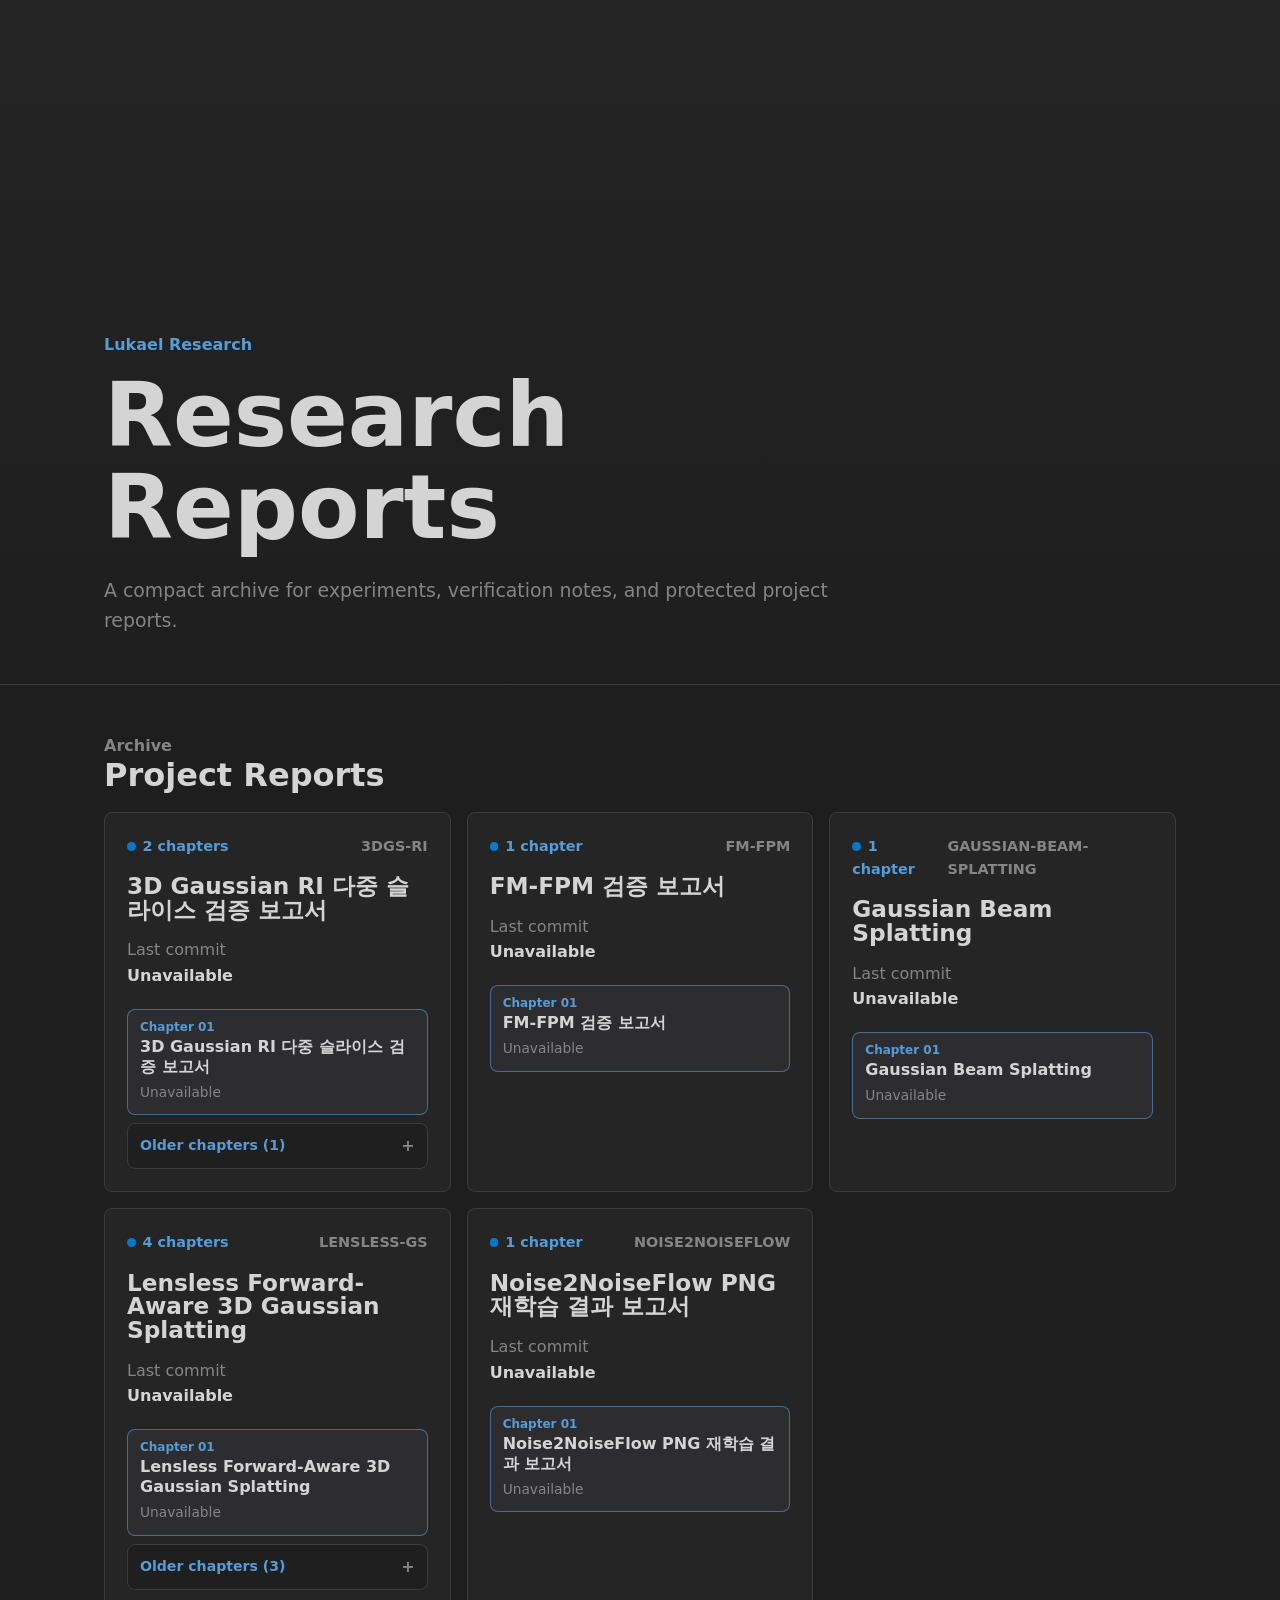
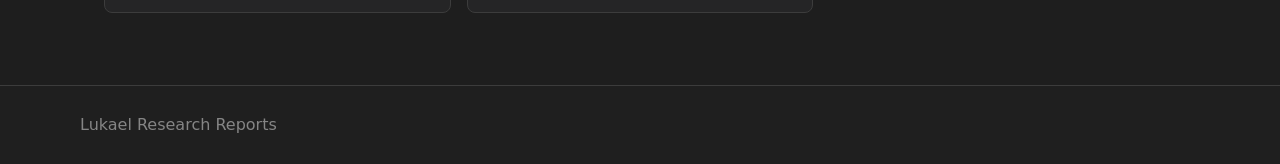
<file: index.html>
<!doctype html>
<html lang="ko">
<head>
  <meta charset="utf-8">
  <meta name="viewport" content="width=device-width, initial-scale=1">
  <title>Lukael Research Reports</title>
  <meta name="description" content="Research notes and project reports.">
  <link rel="stylesheet" href="styles/site.css">
  <script src="scripts/site.js" defer></script>
</head>
<body>
  <header class="site-header">
    <div class="header-inner">
      <p class="kicker">Lukael Research</p>
      <h1>Research Reports</h1>
      <p class="intro">A compact archive for experiments, verification notes, and protected project reports.</p>
    </div>
  </header>

  <main>
    <section class="section-header" aria-labelledby="active-projects">
      <div>
        <p class="eyebrow">Archive</p>
        <h2 id="active-projects">Project Reports</h2>
      </div>
    </section>

    <section class="report-grid" id="report-grid" aria-label="Project report list">
      <p class="empty-state" id="report-status">Loading project reports.</p>
    </section>
  </main>

  <footer>
    <span>Lukael Research Reports</span>
  </footer>
</body>
</html>
</file>
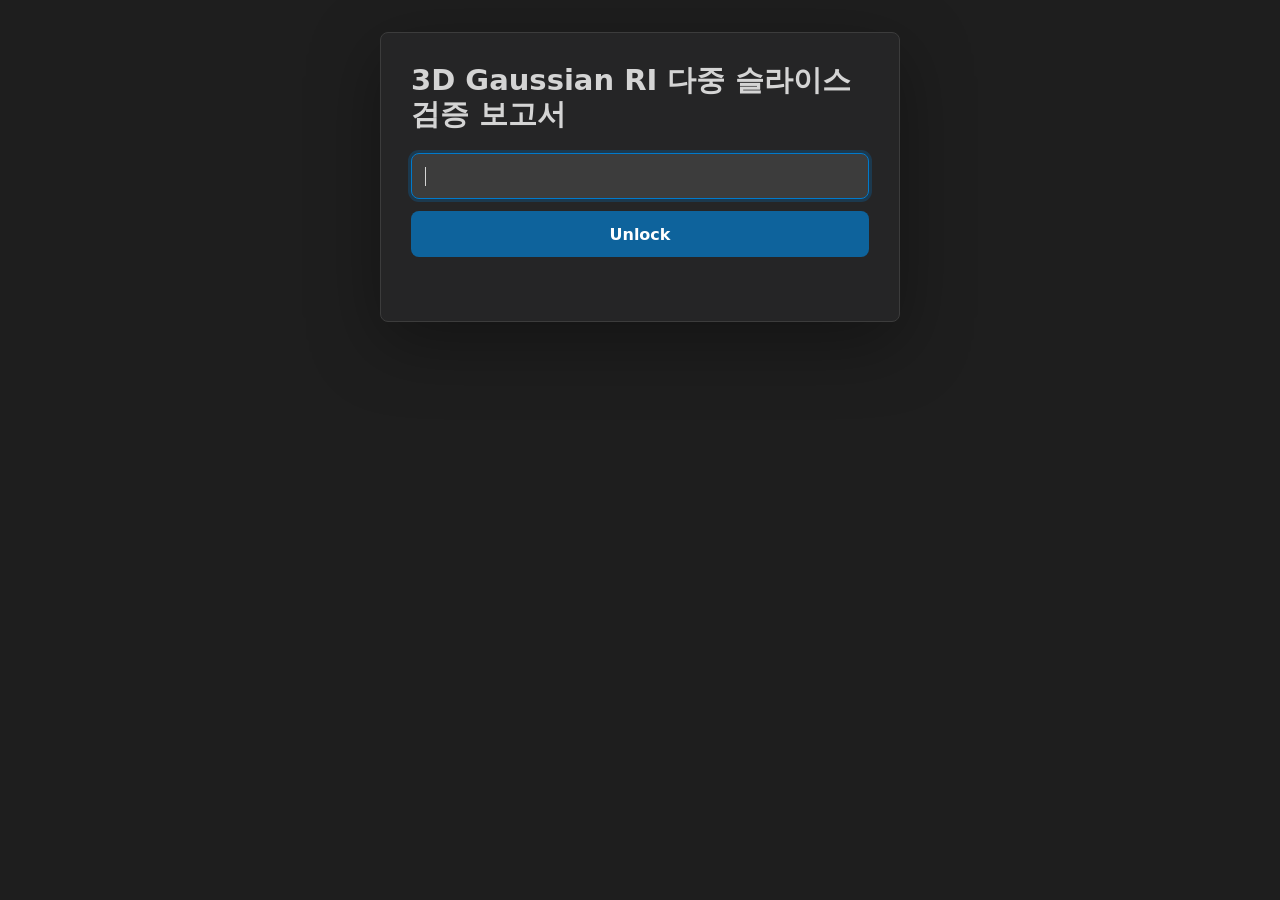
<file: projects/3dgs-ri/index.html>
<!doctype html>
<html lang="ko">
<head>
  <meta charset="utf-8">
  <meta name="viewport" content="width=device-width, initial-scale=1">
  <title>3D Gaussian RI 다중 슬라이스 검증 보고서</title>
  <meta name="robots" content="noindex, nofollow, noarchive, nosnippet">
  <meta http-equiv="refresh" content="0; url=reports/chapter-01/index.html">
  <style>
    :root { color-scheme: dark; --bg: #1e1e1e; --panel: #252526; --line: #3c3c3c; --ink: #d4d4d4; --muted: #858585; --accent: #569cd6; font-family: Inter, ui-sans-serif, system-ui, -apple-system, BlinkMacSystemFont, "Segoe UI", sans-serif; }
    * { box-sizing: border-box; }
    body { min-height: 100vh; display: grid; place-items: center; margin: 0; background: var(--bg); color: var(--ink); padding: 24px; }
    main { width: min(100%, 520px); border: 1px solid var(--line); border-radius: 8px; background: var(--panel); padding: 28px; }
    h1 { margin: 0 0 18px; font-size: 28px; line-height: 1.18; letter-spacing: 0; }
    a { color: var(--accent); font-weight: 800; text-underline-offset: 0.18em; }
  </style>
</head>
<body>
  <main>
    <h1>3D Gaussian RI 다중 슬라이스 검증 보고서</h1>
    <a href="reports/chapter-01/index.html">Open Chapter 01</a>
  </main>
</body>
</html>
</file>
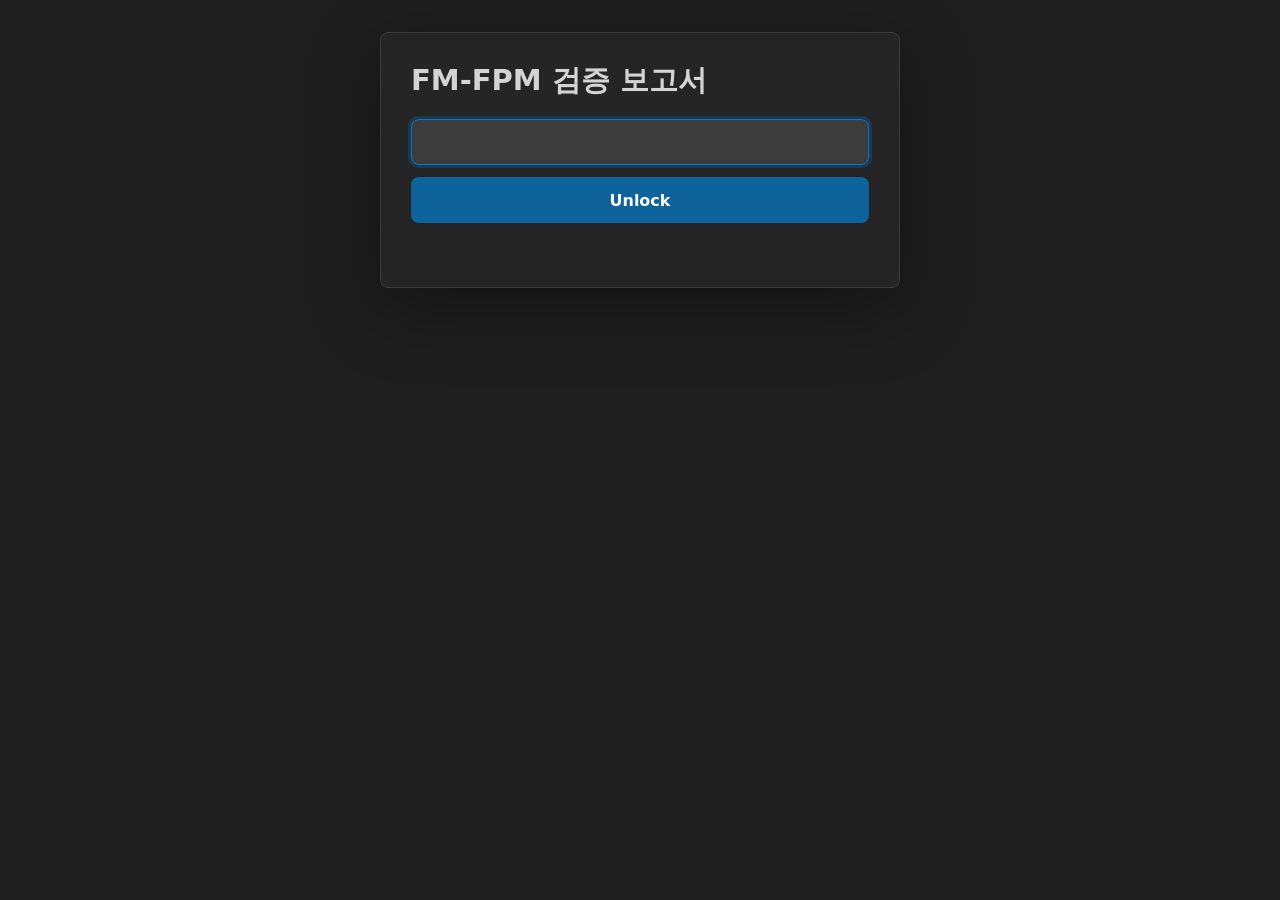
<file: projects/fm-fpm/index.html>
<!doctype html>
<html lang="ko">
<head>
  <meta charset="utf-8">
  <meta name="viewport" content="width=device-width, initial-scale=1">
  <title>FM-FPM 검증 보고서</title>
  <meta name="robots" content="noindex, nofollow, noarchive, nosnippet">
  <meta http-equiv="refresh" content="0; url=reports/chapter-01/index.html">
  <style>
    :root { color-scheme: dark; --bg: #1e1e1e; --panel: #252526; --line: #3c3c3c; --ink: #d4d4d4; --muted: #858585; --accent: #569cd6; font-family: Inter, ui-sans-serif, system-ui, -apple-system, BlinkMacSystemFont, "Segoe UI", sans-serif; }
    * { box-sizing: border-box; }
    body { min-height: 100vh; display: grid; place-items: center; margin: 0; background: var(--bg); color: var(--ink); padding: 24px; }
    main { width: min(100%, 520px); border: 1px solid var(--line); border-radius: 8px; background: var(--panel); padding: 28px; }
    h1 { margin: 0 0 18px; font-size: 28px; line-height: 1.18; letter-spacing: 0; }
    a { color: var(--accent); font-weight: 800; text-underline-offset: 0.18em; }
  </style>
</head>
<body>
  <main>
    <h1>FM-FPM 검증 보고서</h1>
    <a href="reports/chapter-01/index.html">Open Chapter 01</a>
  </main>
</body>
</html>
</file>
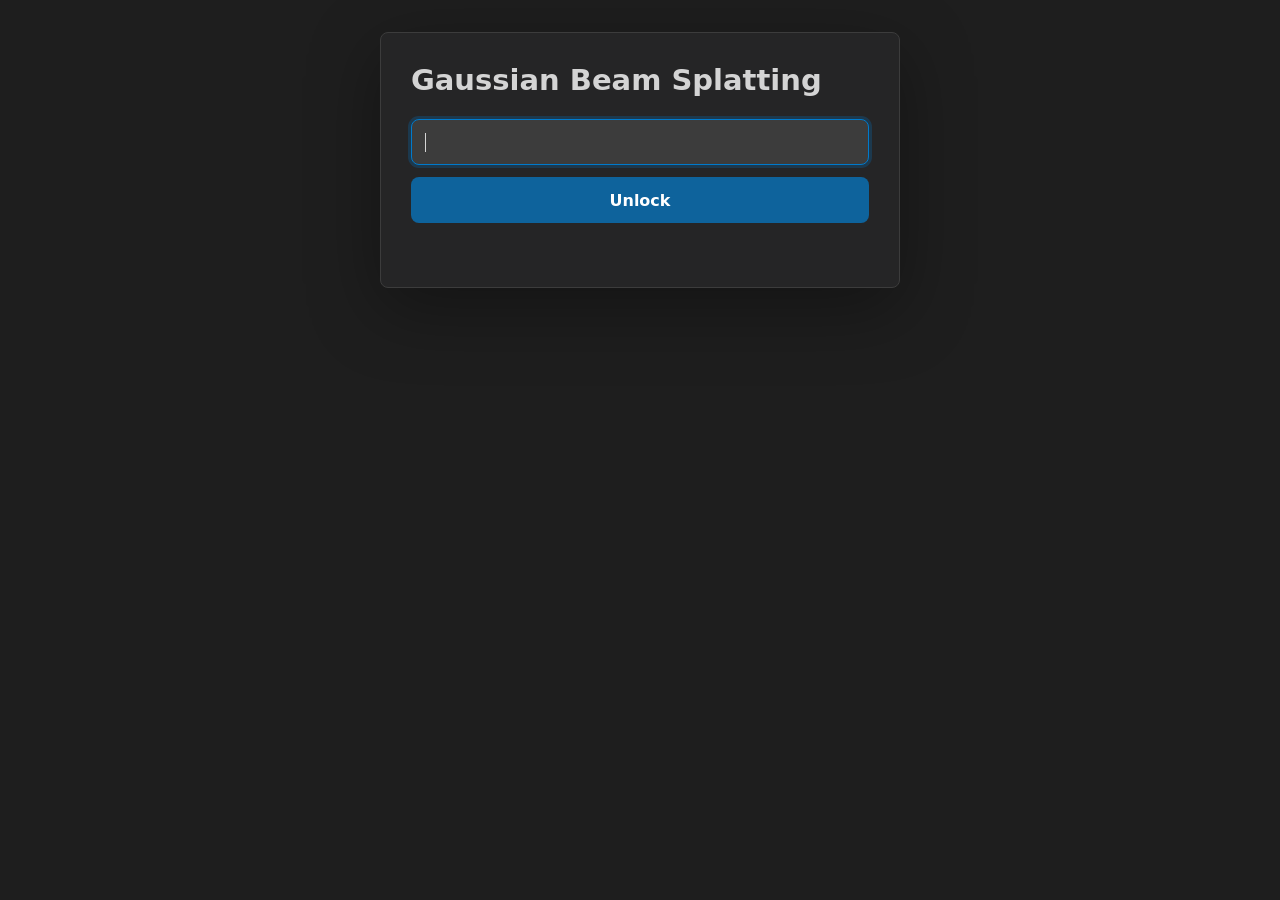
<file: projects/gaussian-beam-splatting/index.html>
<!doctype html>
<html lang="ko">
<head>
  <meta charset="utf-8">
  <meta name="viewport" content="width=device-width, initial-scale=1">
  <title>Gaussian Beam Splatting</title>
  <meta name="robots" content="noindex, nofollow, noarchive, nosnippet">
  <meta http-equiv="refresh" content="0; url=reports/chapter-01/index.html">
  <style>
    :root { color-scheme: dark; --bg: #1e1e1e; --panel: #252526; --line: #3c3c3c; --ink: #d4d4d4; --accent: #569cd6; font-family: Inter, ui-sans-serif, system-ui, -apple-system, BlinkMacSystemFont, "Segoe UI", sans-serif; }
    * { box-sizing: border-box; }
    body { min-height: 100vh; display: grid; place-items: center; margin: 0; background: var(--bg); color: var(--ink); padding: 24px; }
    main { width: min(100%, 520px); border: 1px solid var(--line); border-radius: 8px; background: var(--panel); padding: 28px; }
    h1 { margin: 0 0 18px; font-size: 28px; line-height: 1.18; letter-spacing: 0; }
    a { color: var(--accent); font-weight: 800; text-underline-offset: 0.18em; }
  </style>
</head>
<body>
  <main>
    <h1>Gaussian Beam Splatting</h1>
    <a href="reports/chapter-01/index.html">Open Chapter 01</a>
  </main>
</body>
</html>
</file>
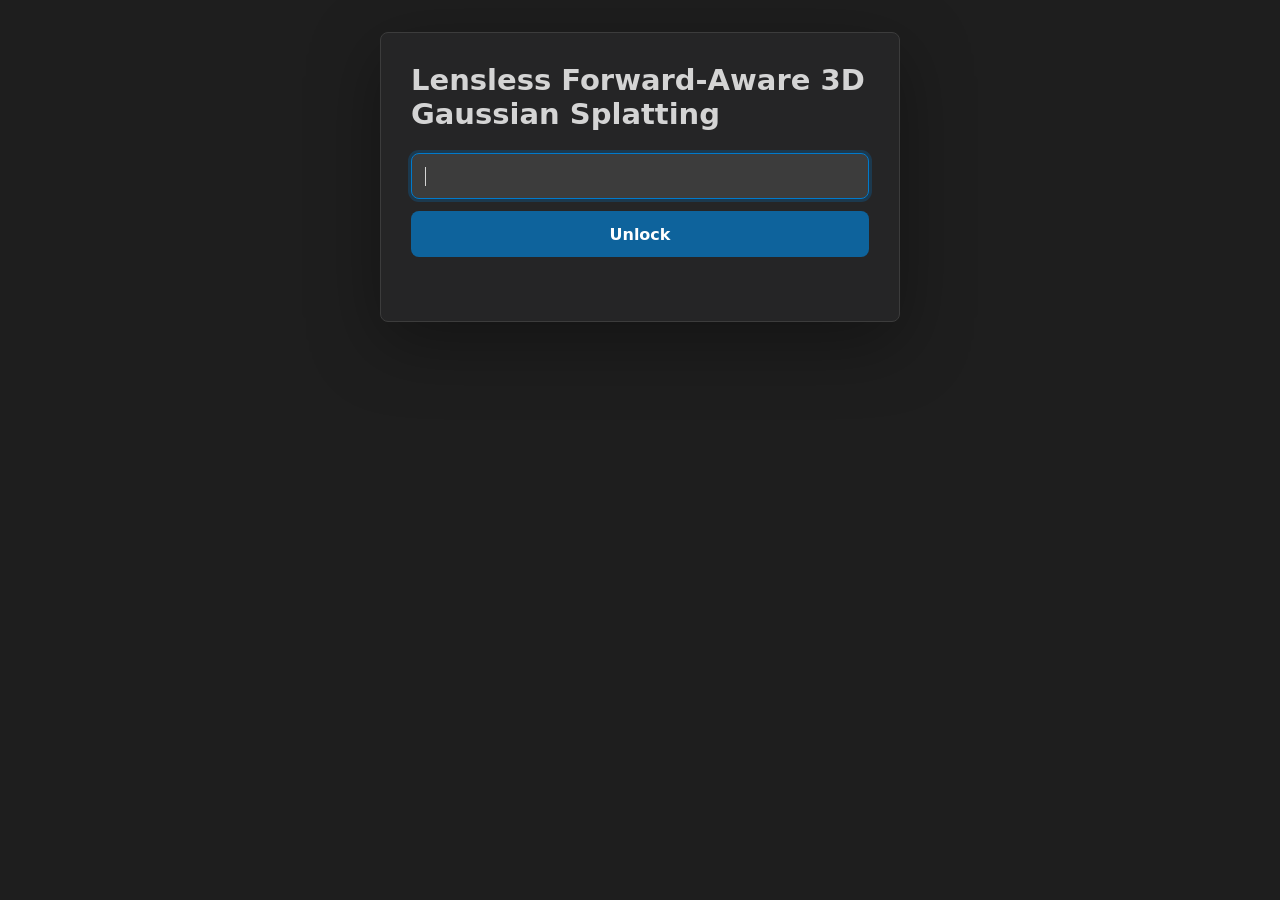
<file: projects/Lensless-GS/index.html>
<!doctype html>
<html lang="ko">
<head>
  <meta charset="utf-8">
  <meta name="viewport" content="width=device-width, initial-scale=1">
  <title>Lensless Forward-Aware 3D Gaussian Splatting</title>
  <meta name="robots" content="noindex, nofollow, noarchive, nosnippet">
  <meta http-equiv="refresh" content="0; url=reports/chapter-01/index.html">
  <style>
    :root { color-scheme: dark; --bg: #1e1e1e; --panel: #252526; --line: #3c3c3c; --ink: #d4d4d4; --muted: #858585; --accent: #569cd6; font-family: Inter, ui-sans-serif, system-ui, -apple-system, BlinkMacSystemFont, "Segoe UI", sans-serif; }
    * { box-sizing: border-box; }
    body { min-height: 100vh; display: grid; place-items: center; margin: 0; background: var(--bg); color: var(--ink); padding: 24px; }
    main { width: min(100%, 520px); border: 1px solid var(--line); border-radius: 8px; background: var(--panel); padding: 28px; }
    h1 { margin: 0 0 18px; font-size: 28px; line-height: 1.18; letter-spacing: 0; }
    a { color: var(--accent); font-weight: 800; text-underline-offset: 0.18em; }
  </style>
</head>
<body>
  <main>
    <h1>Lensless Forward-Aware 3D Gaussian Splatting</h1>
    <a href="reports/chapter-01/index.html">Open Chapter 01</a>
  </main>
</body>
</html>
</file>
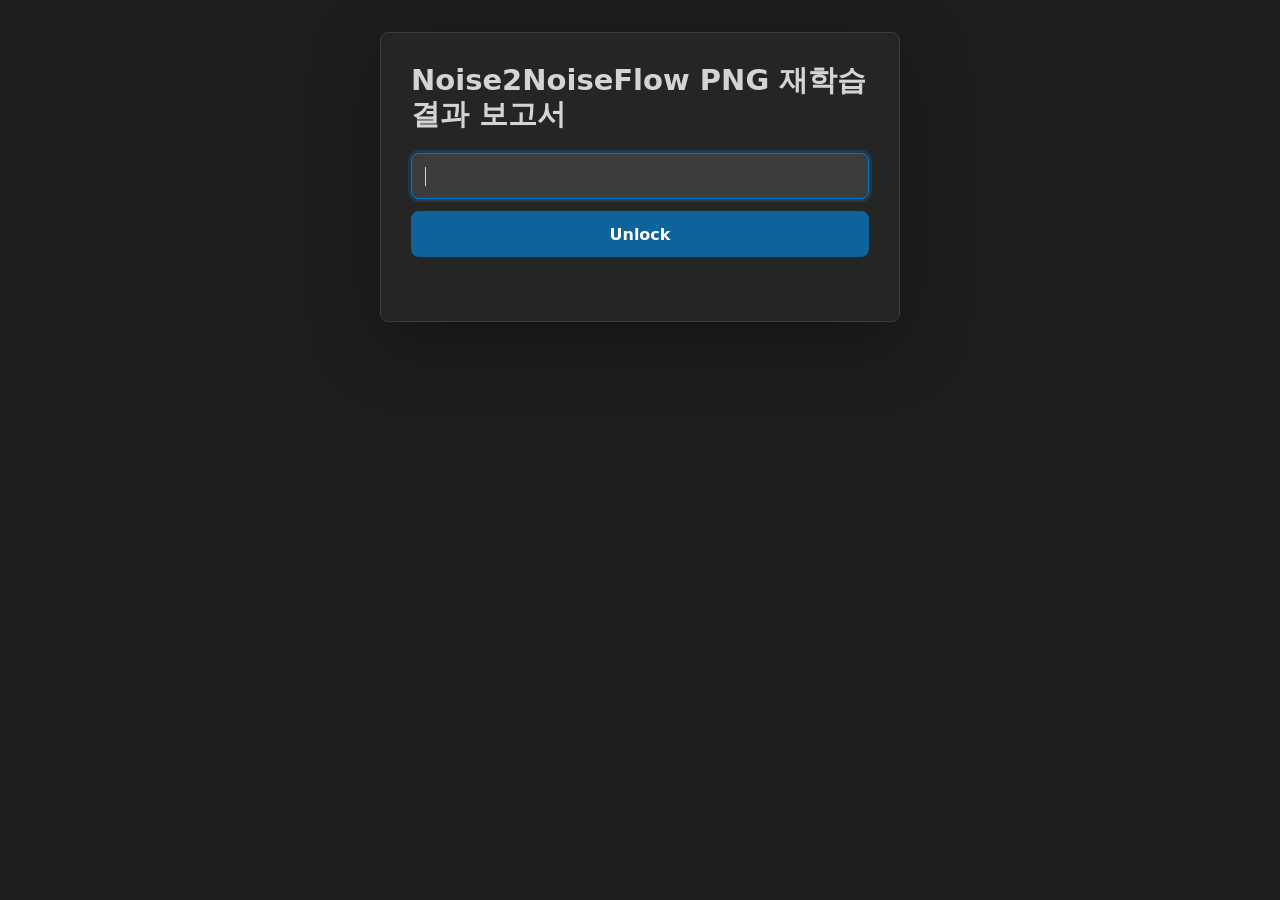
<file: projects/Noise2NoiseFlow/index.html>
<!doctype html>
<html lang="ko">
<head>
  <meta charset="utf-8">
  <meta name="viewport" content="width=device-width, initial-scale=1">
  <title>Noise2NoiseFlow PNG 재학습 결과 보고서</title>
  <meta name="robots" content="noindex, nofollow, noarchive, nosnippet">
  <meta http-equiv="refresh" content="0; url=reports/chapter-01/index.html">
  <style>
    :root { color-scheme: dark; --bg: #1e1e1e; --panel: #252526; --line: #3c3c3c; --ink: #d4d4d4; --muted: #858585; --accent: #569cd6; font-family: Inter, ui-sans-serif, system-ui, -apple-system, BlinkMacSystemFont, "Segoe UI", sans-serif; }
    * { box-sizing: border-box; }
    body { min-height: 100vh; display: grid; place-items: center; margin: 0; background: var(--bg); color: var(--ink); padding: 24px; }
    main { width: min(100%, 520px); border: 1px solid var(--line); border-radius: 8px; background: var(--panel); padding: 28px; }
    h1 { margin: 0 0 18px; font-size: 28px; line-height: 1.18; letter-spacing: 0; }
    a { color: var(--accent); font-weight: 800; text-underline-offset: 0.18em; }
  </style>
</head>
<body>
  <main>
    <h1>Noise2NoiseFlow PNG 재학습 결과 보고서</h1>
    <a href="reports/chapter-01/index.html">Open Chapter 01</a>
  </main>
</body>
</html>
</file>
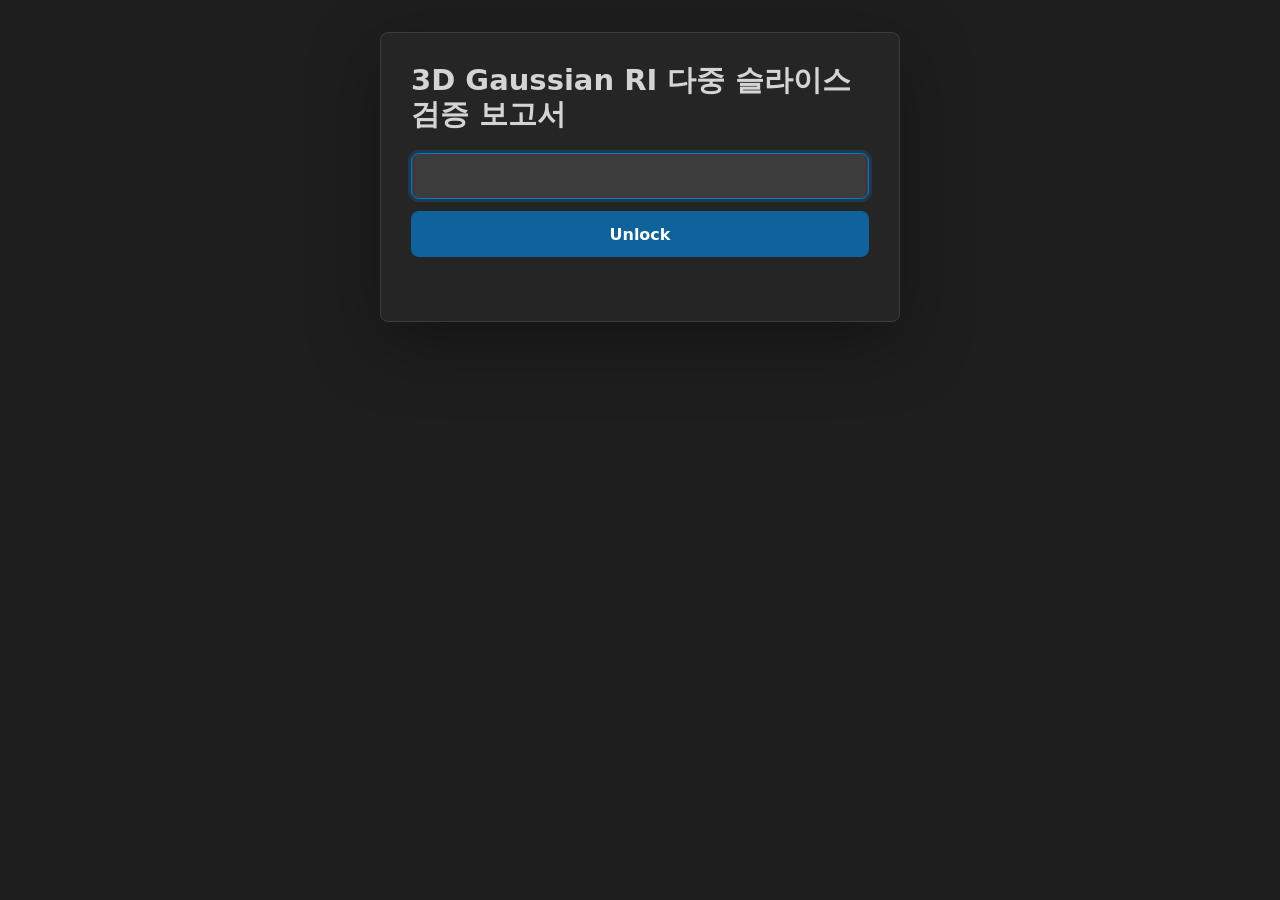
<file: projects/3dgs-ri/reports/chapter-01/index.html>
<!doctype html>
<html lang="ko">
<head>
  <meta charset="utf-8">
  <meta name="viewport" content="width=device-width, initial-scale=1">
  <title>3D Gaussian RI 다중 슬라이스 검증 보고서</title>
  <meta name="robots" content="noindex, nofollow, noarchive, nosnippet">
  <style>
    :root {
      color-scheme: dark;
      --bg: #1e1e1e;
      --panel: #252526;
      --panel-strong: #2d2d30;
      --input: #3c3c3c;
      --line: #3c3c3c;
      --ink: #d4d4d4;
      --muted: #858585;
      --accent: #007acc;
      --accent-strong: #569cd6;
      --button: #0e639c;
      --button-hover: #1177bb;
      --button-ink: #ffffff;
      --danger: #f44747;
      font-family: Inter, ui-sans-serif, system-ui, -apple-system, BlinkMacSystemFont, "Segoe UI", sans-serif;
    }

    * {
      box-sizing: border-box;
    }

    html,
    body {
      min-height: 100%;
      margin: 0;
      background: var(--bg);
      color: var(--ink);
    }

    body {
      display: grid;
      place-items: center;
      padding: 32px 18px;
    }

    .unlock-shell {
      width: min(100%, 520px);
      padding: 30px;
      border: 1px solid var(--line);
      border-radius: 8px;
      background: var(--panel);
      box-shadow: 0 20px 70px rgba(0, 0, 0, 0.34);
    }

    h1 {
      margin: 0 0 22px;
      color: var(--ink);
      font-size: 29px;
      line-height: 1.18;
      letter-spacing: 0;
    }

    form {
      display: grid;
      gap: 12px;
    }

    .visually-hidden {
      position: absolute;
      width: 1px;
      height: 1px;
      padding: 0;
      margin: -1px;
      overflow: hidden;
      clip: rect(0, 0, 0, 0);
      white-space: nowrap;
      border: 0;
    }

    input {
      width: 100%;
      min-height: 46px;
      border: 1px solid var(--line);
      border-radius: 8px;
      background: var(--input);
      color: var(--ink);
      font: inherit;
      padding: 0 13px;
      outline: none;
    }

    input:focus {
      border-color: var(--accent);
      box-shadow: 0 0 0 3px rgba(0, 122, 204, 0.24);
    }

    button {
      min-height: 46px;
      border: 0;
      border-radius: 8px;
      background: var(--button);
      color: var(--button-ink);
      cursor: pointer;
      font: inherit;
      font-weight: 800;
    }

    button:hover:not(:disabled) {
      background: var(--button-hover);
    }

    button:disabled {
      cursor: wait;
      opacity: 0.62;
    }

    #unlock-status {
      min-height: 20px;
      margin: 2px 0 0;
      color: var(--danger);
      font-size: 14px;
      line-height: 1.45;
    }

    .is-unlocked {
      display: block;
      padding: 0;
    }

    .is-unlocked .unlock-shell {
      display: none;
    }

    .report-frame {
      position: fixed;
      inset: 0;
      width: 100%;
      height: 100%;
      border: 0;
      background: var(--bg);
    }

    @media (max-width: 520px) {
      body {
        padding: 18px;
      }

      .unlock-shell {
        padding: 24px;
      }

      h1 {
        font-size: 24px;
      }
    }
  </style>
  <script src="../../../../scripts/decrypt-report.js" defer></script>
</head>
<body data-payload="report.enc">
  <main class="unlock-shell" aria-labelledby="report-title">
    <h1 id="report-title">3D Gaussian RI 다중 슬라이스 검증 보고서</h1>
    <form id="unlock-form">
      <label class="visually-hidden" for="report-password">Password</label>
      <input id="report-password" name="password" type="password" autocomplete="current-password" autofocus required>
      <button type="submit">Unlock</button>
      <p id="unlock-status" role="status" aria-live="polite"></p>
    </form>
  </main>
</body>
</html>
</file>
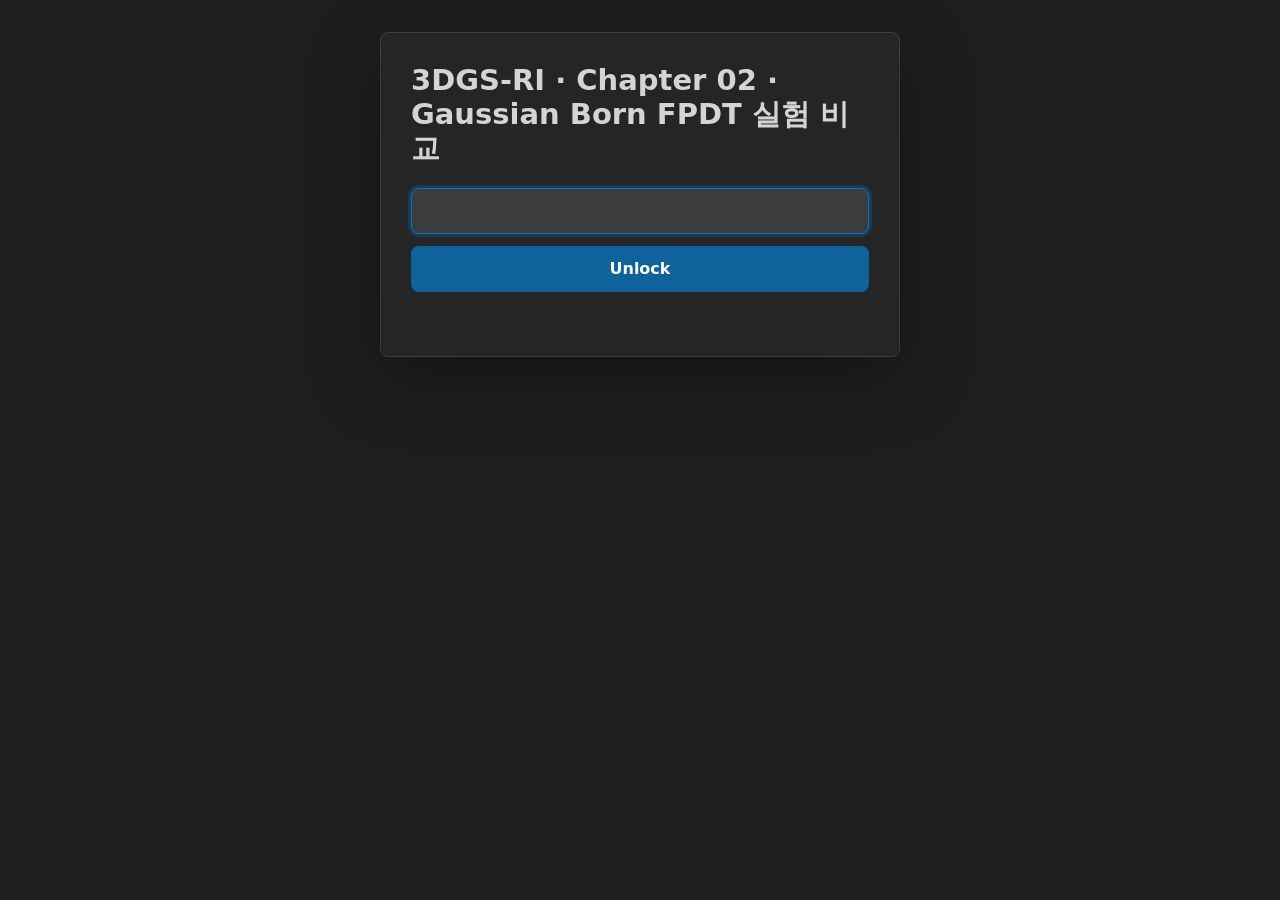
<file: projects/3dgs-ri/reports/chapter-02/index.html>
<!doctype html>
<html lang="ko">
<head>
  <meta charset="utf-8">
  <meta name="viewport" content="width=device-width, initial-scale=1">
  <title>3DGS-RI · Chapter 02 · Gaussian Born FPDT 실험 비교</title>
  <meta name="robots" content="noindex, nofollow, noarchive, nosnippet">
  <style>
    :root {
      color-scheme: dark;
      --bg: #1e1e1e;
      --panel: #252526;
      --panel-strong: #2d2d30;
      --input: #3c3c3c;
      --line: #3c3c3c;
      --ink: #d4d4d4;
      --muted: #858585;
      --accent: #007acc;
      --accent-strong: #569cd6;
      --button: #0e639c;
      --button-hover: #1177bb;
      --button-ink: #ffffff;
      --danger: #f44747;
      font-family: Inter, ui-sans-serif, system-ui, -apple-system, BlinkMacSystemFont, "Segoe UI", sans-serif;
    }

    * {
      box-sizing: border-box;
    }

    html,
    body {
      min-height: 100%;
      margin: 0;
      background: var(--bg);
      color: var(--ink);
    }

    body {
      display: grid;
      place-items: center;
      padding: 32px 18px;
    }

    .unlock-shell {
      width: min(100%, 520px);
      padding: 30px;
      border: 1px solid var(--line);
      border-radius: 8px;
      background: var(--panel);
      box-shadow: 0 20px 70px rgba(0, 0, 0, 0.34);
    }

    h1 {
      margin: 0 0 22px;
      color: var(--ink);
      font-size: 29px;
      line-height: 1.18;
      letter-spacing: 0;
    }

    form {
      display: grid;
      gap: 12px;
    }

    .visually-hidden {
      position: absolute;
      width: 1px;
      height: 1px;
      padding: 0;
      margin: -1px;
      overflow: hidden;
      clip: rect(0, 0, 0, 0);
      white-space: nowrap;
      border: 0;
    }

    input {
      width: 100%;
      min-height: 46px;
      border: 1px solid var(--line);
      border-radius: 8px;
      background: var(--input);
      color: var(--ink);
      font: inherit;
      padding: 0 13px;
      outline: none;
    }

    input:focus {
      border-color: var(--accent);
      box-shadow: 0 0 0 3px rgba(0, 122, 204, 0.24);
    }

    button {
      min-height: 46px;
      border: 0;
      border-radius: 8px;
      background: var(--button);
      color: var(--button-ink);
      cursor: pointer;
      font: inherit;
      font-weight: 800;
    }

    button:hover:not(:disabled) {
      background: var(--button-hover);
    }

    button:disabled {
      cursor: wait;
      opacity: 0.62;
    }

    #unlock-status {
      min-height: 20px;
      margin: 2px 0 0;
      color: var(--danger);
      font-size: 14px;
      line-height: 1.45;
    }

    .is-unlocked {
      display: block;
      padding: 0;
    }

    .is-unlocked .unlock-shell {
      display: none;
    }

    .report-frame {
      position: fixed;
      inset: 0;
      width: 100%;
      height: 100%;
      border: 0;
      background: var(--bg);
    }

    @media (max-width: 520px) {
      body {
        padding: 18px;
      }

      .unlock-shell {
        padding: 24px;
      }

      h1 {
        font-size: 24px;
      }
    }
  </style>
  <script src="../../../../scripts/decrypt-report.js" defer></script>
</head>
<body data-payload="report.enc">
  <main class="unlock-shell" aria-labelledby="report-title">
    <h1 id="report-title">3DGS-RI · Chapter 02 · Gaussian Born FPDT 실험 비교</h1>
    <form id="unlock-form">
      <label class="visually-hidden" for="report-password">Password</label>
      <input id="report-password" name="password" type="password" autocomplete="current-password" autofocus required>
      <button type="submit">Unlock</button>
      <p id="unlock-status" role="status" aria-live="polite"></p>
    </form>
  </main>
</body>
</html>
</file>
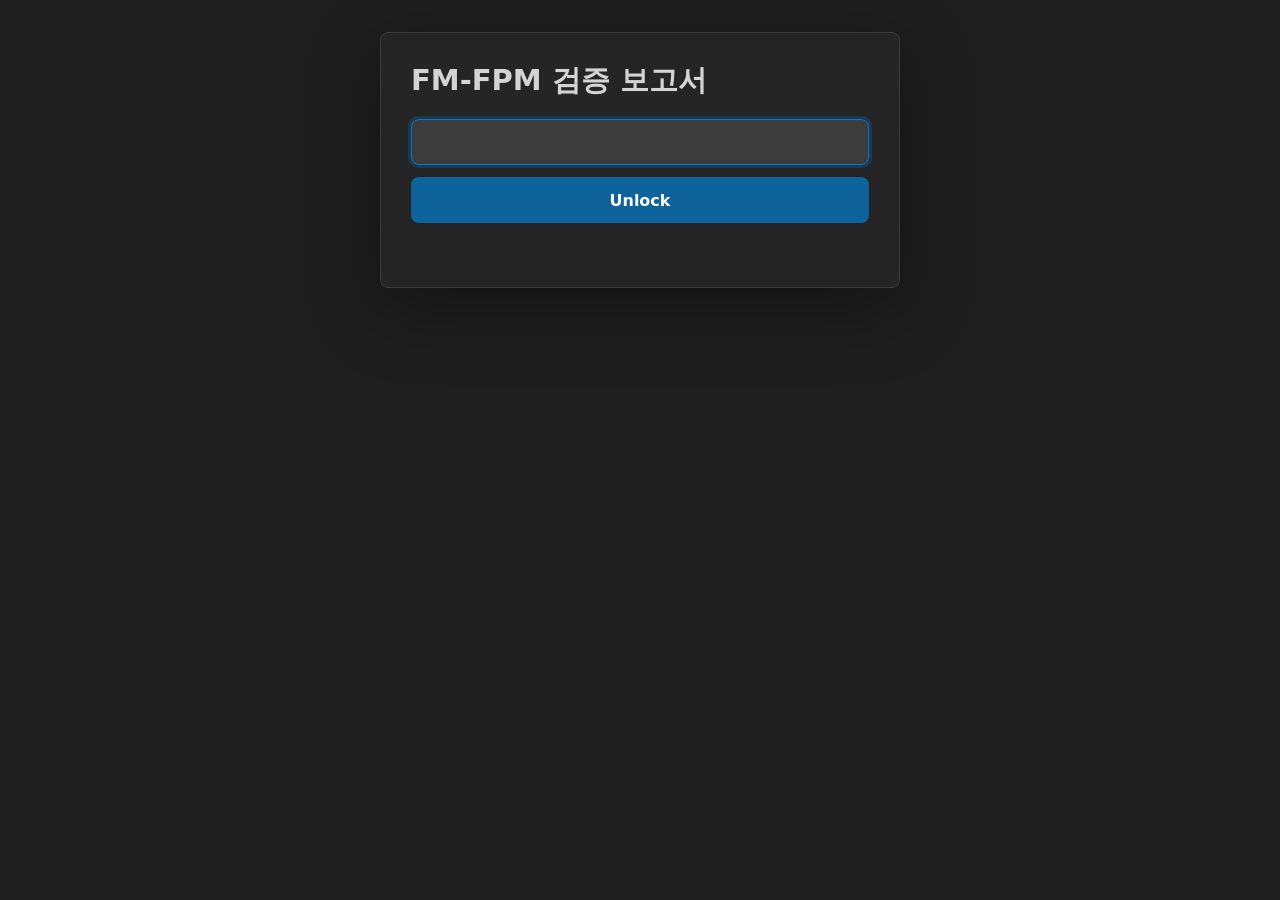
<file: projects/fm-fpm/reports/chapter-01/index.html>
<!doctype html>
<html lang="ko">
<head>
  <meta charset="utf-8">
  <meta name="viewport" content="width=device-width, initial-scale=1">
  <title>FM-FPM 검증 보고서</title>
  <meta name="robots" content="noindex, nofollow, noarchive, nosnippet">
  <style>
    :root {
      color-scheme: dark;
      --bg: #1e1e1e;
      --panel: #252526;
      --panel-strong: #2d2d30;
      --input: #3c3c3c;
      --line: #3c3c3c;
      --ink: #d4d4d4;
      --muted: #858585;
      --accent: #007acc;
      --accent-strong: #569cd6;
      --button: #0e639c;
      --button-hover: #1177bb;
      --button-ink: #ffffff;
      --danger: #f44747;
      font-family: Inter, ui-sans-serif, system-ui, -apple-system, BlinkMacSystemFont, "Segoe UI", sans-serif;
    }

    * {
      box-sizing: border-box;
    }

    html,
    body {
      min-height: 100%;
      margin: 0;
      background: var(--bg);
      color: var(--ink);
    }

    body {
      display: grid;
      place-items: center;
      padding: 32px 18px;
    }

    .unlock-shell {
      width: min(100%, 520px);
      padding: 30px;
      border: 1px solid var(--line);
      border-radius: 8px;
      background: var(--panel);
      box-shadow: 0 20px 70px rgba(0, 0, 0, 0.34);
    }

    h1 {
      margin: 0 0 22px;
      color: var(--ink);
      font-size: 29px;
      line-height: 1.18;
      letter-spacing: 0;
    }

    form {
      display: grid;
      gap: 12px;
    }

    .visually-hidden {
      position: absolute;
      width: 1px;
      height: 1px;
      padding: 0;
      margin: -1px;
      overflow: hidden;
      clip: rect(0, 0, 0, 0);
      white-space: nowrap;
      border: 0;
    }

    input {
      width: 100%;
      min-height: 46px;
      border: 1px solid var(--line);
      border-radius: 8px;
      background: var(--input);
      color: var(--ink);
      font: inherit;
      padding: 0 13px;
      outline: none;
    }

    input:focus {
      border-color: var(--accent);
      box-shadow: 0 0 0 3px rgba(0, 122, 204, 0.24);
    }

    button {
      min-height: 46px;
      border: 0;
      border-radius: 8px;
      background: var(--button);
      color: var(--button-ink);
      cursor: pointer;
      font: inherit;
      font-weight: 800;
    }

    button:hover:not(:disabled) {
      background: var(--button-hover);
    }

    button:disabled {
      cursor: wait;
      opacity: 0.62;
    }

    #unlock-status {
      min-height: 20px;
      margin: 2px 0 0;
      color: var(--danger);
      font-size: 14px;
      line-height: 1.45;
    }

    .is-unlocked {
      display: block;
      padding: 0;
    }

    .is-unlocked .unlock-shell {
      display: none;
    }

    .report-frame {
      position: fixed;
      inset: 0;
      width: 100%;
      height: 100%;
      border: 0;
      background: var(--bg);
    }

    @media (max-width: 520px) {
      body {
        padding: 18px;
      }

      .unlock-shell {
        padding: 24px;
      }

      h1 {
        font-size: 24px;
      }
    }
  </style>
  <script src="../../../../scripts/decrypt-report.js" defer></script>
</head>
<body data-payload="report.enc">
  <main class="unlock-shell" aria-labelledby="report-title">
    <h1 id="report-title">FM-FPM 검증 보고서</h1>
    <form id="unlock-form">
      <label class="visually-hidden" for="report-password">Password</label>
      <input id="report-password" name="password" type="password" autocomplete="current-password" autofocus required>
      <button type="submit">Unlock</button>
      <p id="unlock-status" role="status" aria-live="polite"></p>
    </form>
  </main>
</body>
</html>
</file>
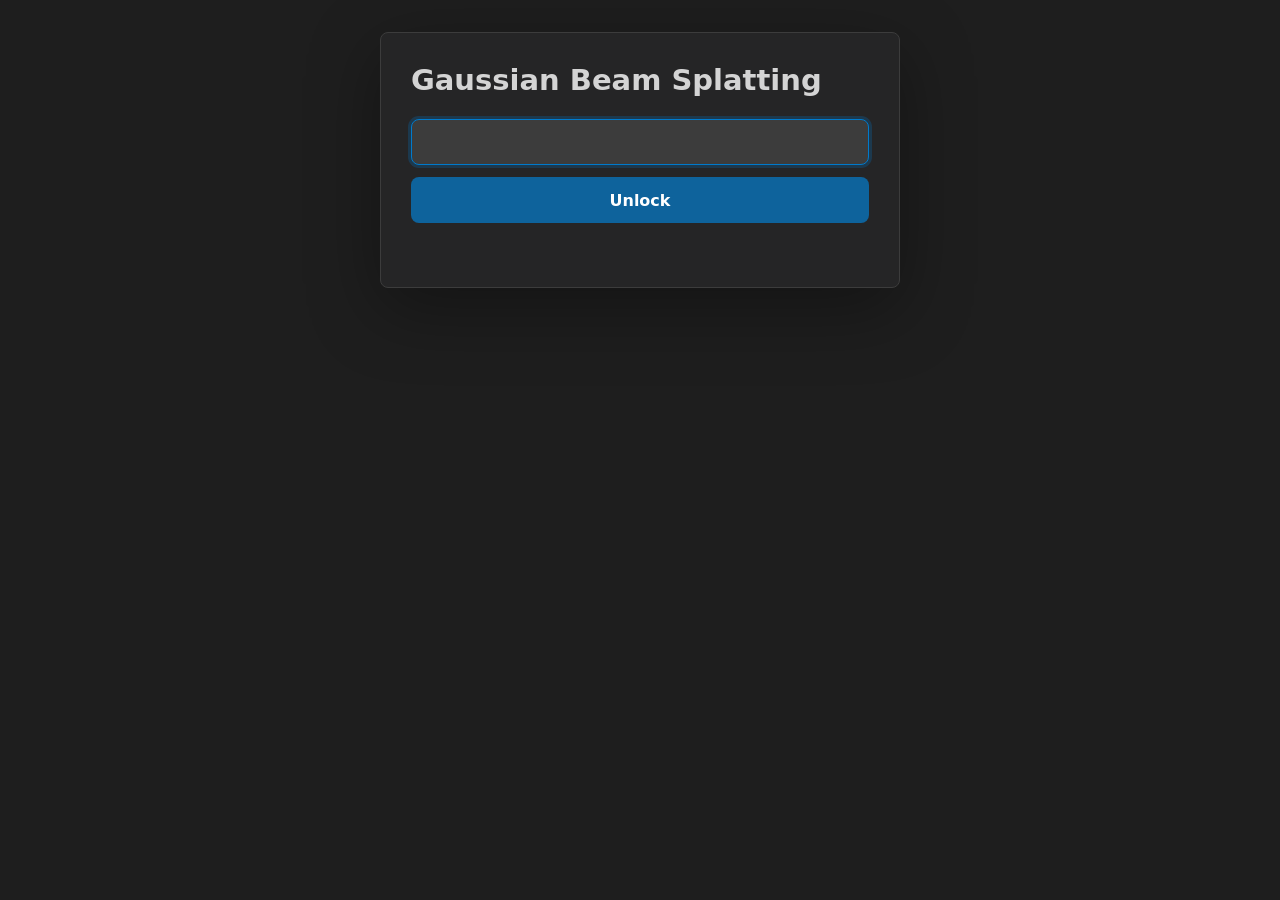
<file: projects/gaussian-beam-splatting/reports/chapter-01/index.html>
<!doctype html>
<html lang="ko">
<head>
  <meta charset="utf-8">
  <meta name="viewport" content="width=device-width, initial-scale=1">
  <title>Gaussian Beam Splatting</title>
  <meta name="robots" content="noindex, nofollow, noarchive, nosnippet">
  <style>
    :root {
      color-scheme: dark;
      --bg: #1e1e1e;
      --panel: #252526;
      --panel-strong: #2d2d30;
      --input: #3c3c3c;
      --line: #3c3c3c;
      --ink: #d4d4d4;
      --muted: #858585;
      --accent: #007acc;
      --accent-strong: #569cd6;
      --button: #0e639c;
      --button-hover: #1177bb;
      --button-ink: #ffffff;
      --danger: #f44747;
      font-family: Inter, ui-sans-serif, system-ui, -apple-system, BlinkMacSystemFont, "Segoe UI", sans-serif;
    }

    * {
      box-sizing: border-box;
    }

    html,
    body {
      min-height: 100%;
      margin: 0;
      background: var(--bg);
      color: var(--ink);
    }

    body {
      display: grid;
      place-items: center;
      padding: 32px 18px;
    }

    .unlock-shell {
      width: min(100%, 520px);
      padding: 30px;
      border: 1px solid var(--line);
      border-radius: 8px;
      background: var(--panel);
      box-shadow: 0 20px 70px rgba(0, 0, 0, 0.34);
    }

    h1 {
      margin: 0 0 22px;
      color: var(--ink);
      font-size: 29px;
      line-height: 1.18;
      letter-spacing: 0;
    }

    form {
      display: grid;
      gap: 12px;
    }

    .visually-hidden {
      position: absolute;
      width: 1px;
      height: 1px;
      padding: 0;
      margin: -1px;
      overflow: hidden;
      clip: rect(0, 0, 0, 0);
      white-space: nowrap;
      border: 0;
    }

    input {
      width: 100%;
      min-height: 46px;
      border: 1px solid var(--line);
      border-radius: 8px;
      background: var(--input);
      color: var(--ink);
      font: inherit;
      padding: 0 13px;
      outline: none;
    }

    input:focus {
      border-color: var(--accent);
      box-shadow: 0 0 0 3px rgba(0, 122, 204, 0.24);
    }

    button {
      min-height: 46px;
      border: 0;
      border-radius: 8px;
      background: var(--button);
      color: var(--button-ink);
      cursor: pointer;
      font: inherit;
      font-weight: 800;
    }

    button:hover:not(:disabled) {
      background: var(--button-hover);
    }

    button:disabled {
      cursor: wait;
      opacity: 0.62;
    }

    #unlock-status {
      min-height: 20px;
      margin: 2px 0 0;
      color: var(--danger);
      font-size: 14px;
      line-height: 1.45;
    }

    .is-unlocked {
      display: block;
      padding: 0;
    }

    .is-unlocked .unlock-shell {
      display: none;
    }

    .report-frame {
      position: fixed;
      inset: 0;
      width: 100%;
      height: 100%;
      border: 0;
      background: var(--bg);
    }

    @media (max-width: 520px) {
      body {
        padding: 18px;
      }

      .unlock-shell {
        padding: 24px;
      }

      h1 {
        font-size: 24px;
      }
    }
  </style>
  <script src="../../../../scripts/decrypt-report.js" defer></script>
</head>
<body data-payload="report.enc">
  <main class="unlock-shell" aria-labelledby="report-title">
    <h1 id="report-title">Gaussian Beam Splatting</h1>
    <form id="unlock-form">
      <label class="visually-hidden" for="report-password">Password</label>
      <input id="report-password" name="password" type="password" autocomplete="current-password" autofocus required>
      <button type="submit">Unlock</button>
      <p id="unlock-status" role="status" aria-live="polite"></p>
    </form>
  </main>
</body>
</html>
</file>
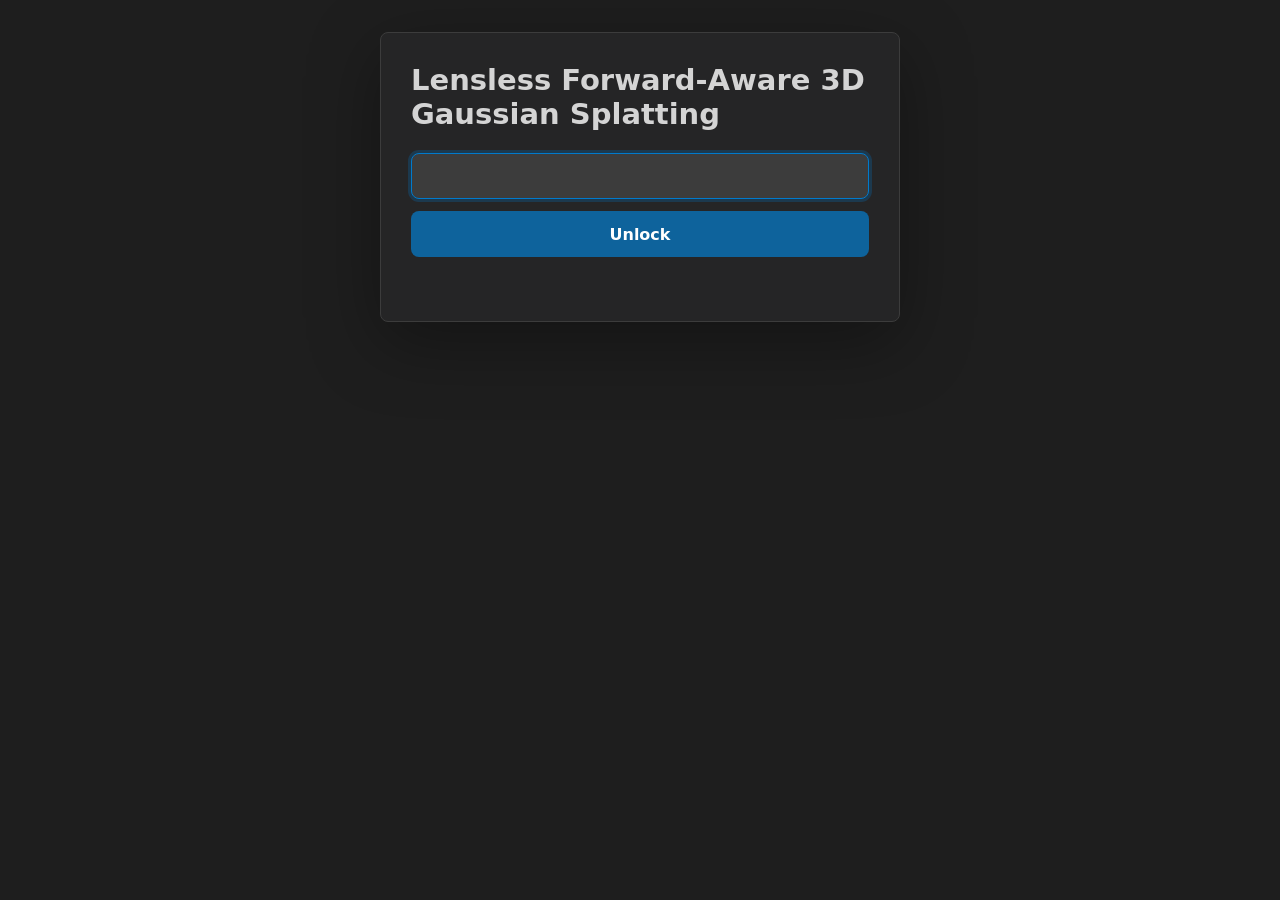
<file: projects/Lensless-GS/reports/chapter-01/index.html>
<!doctype html>
<html lang="ko">
<head>
  <meta charset="utf-8">
  <meta name="viewport" content="width=device-width, initial-scale=1">
  <title>Lensless Forward-Aware 3D Gaussian Splatting</title>
  <meta name="robots" content="noindex, nofollow, noarchive, nosnippet">
  <style>
    :root {
      color-scheme: dark;
      --bg: #1e1e1e;
      --panel: #252526;
      --panel-strong: #2d2d30;
      --input: #3c3c3c;
      --line: #3c3c3c;
      --ink: #d4d4d4;
      --muted: #858585;
      --accent: #007acc;
      --accent-strong: #569cd6;
      --button: #0e639c;
      --button-hover: #1177bb;
      --button-ink: #ffffff;
      --danger: #f44747;
      font-family: Inter, ui-sans-serif, system-ui, -apple-system, BlinkMacSystemFont, "Segoe UI", sans-serif;
    }

    * {
      box-sizing: border-box;
    }

    html,
    body {
      min-height: 100%;
      margin: 0;
      background: var(--bg);
      color: var(--ink);
    }

    body {
      display: grid;
      place-items: center;
      padding: 32px 18px;
    }

    .unlock-shell {
      width: min(100%, 520px);
      padding: 30px;
      border: 1px solid var(--line);
      border-radius: 8px;
      background: var(--panel);
      box-shadow: 0 20px 70px rgba(0, 0, 0, 0.34);
    }

    h1 {
      margin: 0 0 22px;
      color: var(--ink);
      font-size: 29px;
      line-height: 1.18;
      letter-spacing: 0;
    }

    form {
      display: grid;
      gap: 12px;
    }

    .visually-hidden {
      position: absolute;
      width: 1px;
      height: 1px;
      padding: 0;
      margin: -1px;
      overflow: hidden;
      clip: rect(0, 0, 0, 0);
      white-space: nowrap;
      border: 0;
    }

    input {
      width: 100%;
      min-height: 46px;
      border: 1px solid var(--line);
      border-radius: 8px;
      background: var(--input);
      color: var(--ink);
      font: inherit;
      padding: 0 13px;
      outline: none;
    }

    input:focus {
      border-color: var(--accent);
      box-shadow: 0 0 0 3px rgba(0, 122, 204, 0.24);
    }

    button {
      min-height: 46px;
      border: 0;
      border-radius: 8px;
      background: var(--button);
      color: var(--button-ink);
      cursor: pointer;
      font: inherit;
      font-weight: 800;
    }

    button:hover:not(:disabled) {
      background: var(--button-hover);
    }

    button:disabled {
      cursor: wait;
      opacity: 0.62;
    }

    #unlock-status {
      min-height: 20px;
      margin: 2px 0 0;
      color: var(--danger);
      font-size: 14px;
      line-height: 1.45;
    }

    .is-unlocked {
      display: block;
      padding: 0;
    }

    .is-unlocked .unlock-shell {
      display: none;
    }

    .report-frame {
      position: fixed;
      inset: 0;
      width: 100%;
      height: 100%;
      border: 0;
      background: var(--bg);
    }

    @media (max-width: 520px) {
      body {
        padding: 18px;
      }

      .unlock-shell {
        padding: 24px;
      }

      h1 {
        font-size: 24px;
      }
    }
  </style>
  <script src="../../../../scripts/decrypt-report.js" defer></script>
</head>
<body data-payload="report.enc">
  <main class="unlock-shell" aria-labelledby="report-title">
    <h1 id="report-title">Lensless Forward-Aware 3D Gaussian Splatting</h1>
    <form id="unlock-form">
      <label class="visually-hidden" for="report-password">Password</label>
      <input id="report-password" name="password" type="password" autocomplete="current-password" autofocus required>
      <button type="submit">Unlock</button>
      <p id="unlock-status" role="status" aria-live="polite"></p>
    </form>
  </main>
</body>
</html>
</file>
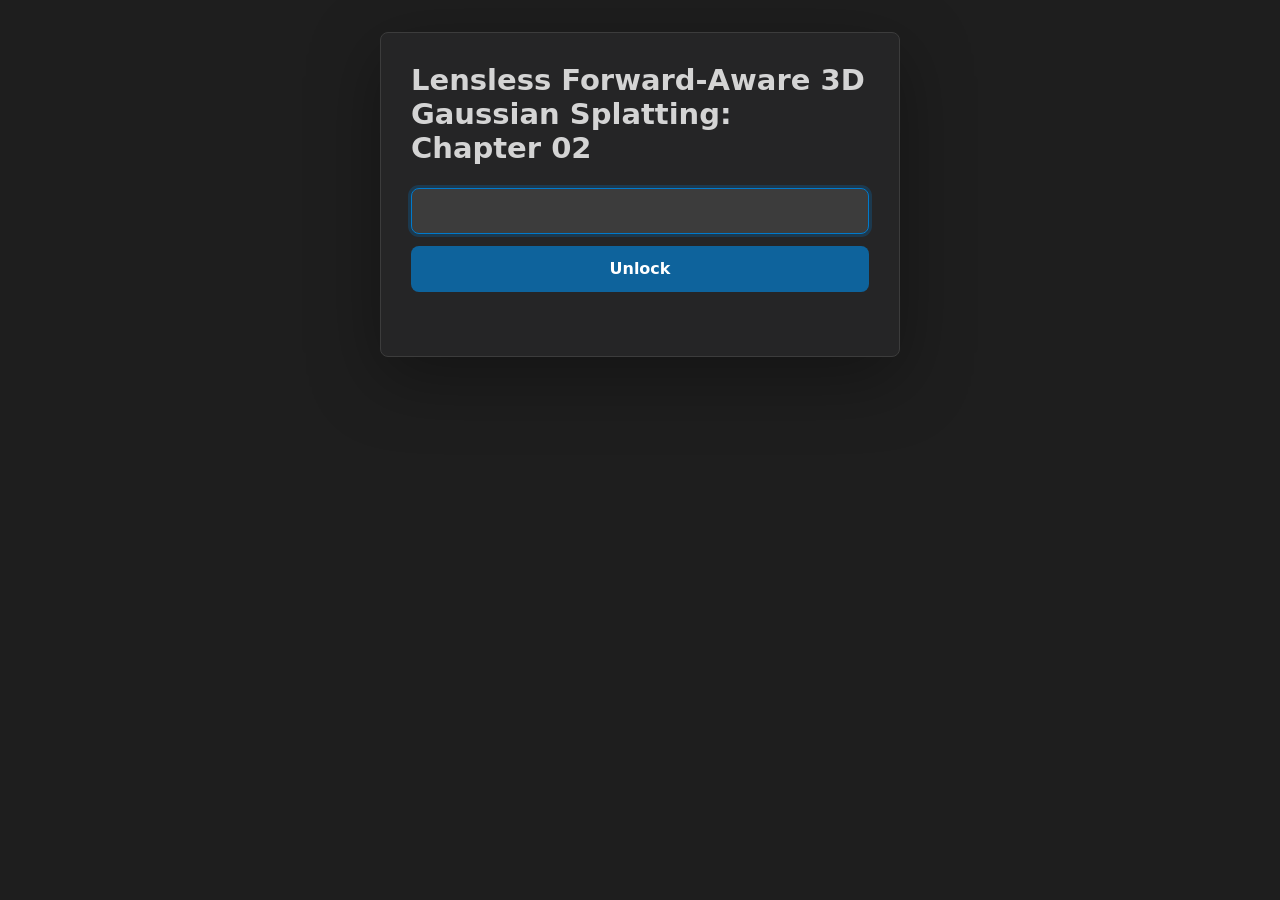
<file: projects/Lensless-GS/reports/chapter-02/index.html>
<!doctype html>
<html lang="ko">
<head>
  <meta charset="utf-8">
  <meta name="viewport" content="width=device-width, initial-scale=1">
  <title>Lensless Forward-Aware 3D Gaussian Splatting: Chapter 02</title>
  <meta name="robots" content="noindex, nofollow, noarchive, nosnippet">
  <style>
    :root {
      color-scheme: dark;
      --bg: #1e1e1e;
      --panel: #252526;
      --panel-strong: #2d2d30;
      --input: #3c3c3c;
      --line: #3c3c3c;
      --ink: #d4d4d4;
      --muted: #858585;
      --accent: #007acc;
      --accent-strong: #569cd6;
      --button: #0e639c;
      --button-hover: #1177bb;
      --button-ink: #ffffff;
      --danger: #f44747;
      font-family: Inter, ui-sans-serif, system-ui, -apple-system, BlinkMacSystemFont, "Segoe UI", sans-serif;
    }

    * {
      box-sizing: border-box;
    }

    html,
    body {
      min-height: 100%;
      margin: 0;
      background: var(--bg);
      color: var(--ink);
    }

    body {
      display: grid;
      place-items: center;
      padding: 32px 18px;
    }

    .unlock-shell {
      width: min(100%, 520px);
      padding: 30px;
      border: 1px solid var(--line);
      border-radius: 8px;
      background: var(--panel);
      box-shadow: 0 20px 70px rgba(0, 0, 0, 0.34);
    }

    h1 {
      margin: 0 0 22px;
      color: var(--ink);
      font-size: 29px;
      line-height: 1.18;
      letter-spacing: 0;
    }

    form {
      display: grid;
      gap: 12px;
    }

    .visually-hidden {
      position: absolute;
      width: 1px;
      height: 1px;
      padding: 0;
      margin: -1px;
      overflow: hidden;
      clip: rect(0, 0, 0, 0);
      white-space: nowrap;
      border: 0;
    }

    input {
      width: 100%;
      min-height: 46px;
      border: 1px solid var(--line);
      border-radius: 8px;
      background: var(--input);
      color: var(--ink);
      font: inherit;
      padding: 0 13px;
      outline: none;
    }

    input:focus {
      border-color: var(--accent);
      box-shadow: 0 0 0 3px rgba(0, 122, 204, 0.24);
    }

    button {
      min-height: 46px;
      border: 0;
      border-radius: 8px;
      background: var(--button);
      color: var(--button-ink);
      cursor: pointer;
      font: inherit;
      font-weight: 800;
    }

    button:hover:not(:disabled) {
      background: var(--button-hover);
    }

    button:disabled {
      cursor: wait;
      opacity: 0.62;
    }

    #unlock-status {
      min-height: 20px;
      margin: 2px 0 0;
      color: var(--danger);
      font-size: 14px;
      line-height: 1.45;
    }

    .is-unlocked {
      display: block;
      padding: 0;
    }

    .is-unlocked .unlock-shell {
      display: none;
    }

    .report-frame {
      position: fixed;
      inset: 0;
      width: 100%;
      height: 100%;
      border: 0;
      background: var(--bg);
    }

    @media (max-width: 520px) {
      body {
        padding: 18px;
      }

      .unlock-shell {
        padding: 24px;
      }

      h1 {
        font-size: 24px;
      }
    }
  </style>
  <script src="../../../../scripts/decrypt-report.js" defer></script>
</head>
<body data-payload="report.enc">
  <main class="unlock-shell" aria-labelledby="report-title">
    <h1 id="report-title">Lensless Forward-Aware 3D Gaussian Splatting: Chapter 02</h1>
    <form id="unlock-form">
      <label class="visually-hidden" for="report-password">Password</label>
      <input id="report-password" name="password" type="password" autocomplete="current-password" autofocus required>
      <button type="submit">Unlock</button>
      <p id="unlock-status" role="status" aria-live="polite"></p>
    </form>
  </main>
</body>
</html>
</file>
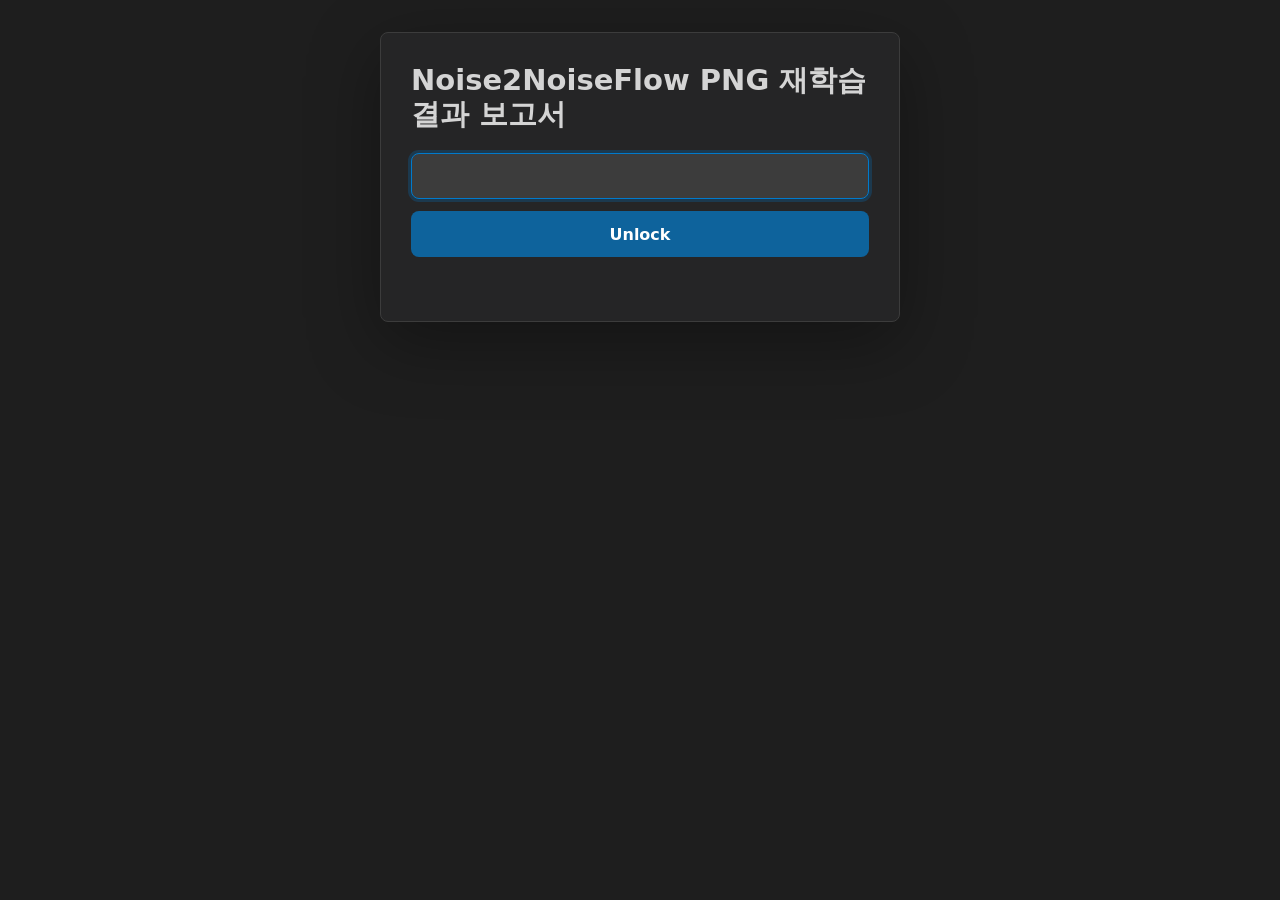
<file: projects/Noise2NoiseFlow/reports/chapter-01/index.html>
<!doctype html>
<html lang="ko">
<head>
  <meta charset="utf-8">
  <meta name="viewport" content="width=device-width, initial-scale=1">
  <title>Noise2NoiseFlow PNG 재학습 결과 보고서</title>
  <meta name="robots" content="noindex, nofollow, noarchive, nosnippet">
  <style>
    :root {
      color-scheme: dark;
      --bg: #1e1e1e;
      --panel: #252526;
      --panel-strong: #2d2d30;
      --input: #3c3c3c;
      --line: #3c3c3c;
      --ink: #d4d4d4;
      --muted: #858585;
      --accent: #007acc;
      --accent-strong: #569cd6;
      --button: #0e639c;
      --button-hover: #1177bb;
      --button-ink: #ffffff;
      --danger: #f44747;
      font-family: Inter, ui-sans-serif, system-ui, -apple-system, BlinkMacSystemFont, "Segoe UI", sans-serif;
    }

    * {
      box-sizing: border-box;
    }

    html,
    body {
      min-height: 100%;
      margin: 0;
      background: var(--bg);
      color: var(--ink);
    }

    body {
      display: grid;
      place-items: center;
      padding: 32px 18px;
    }

    .unlock-shell {
      width: min(100%, 520px);
      padding: 30px;
      border: 1px solid var(--line);
      border-radius: 8px;
      background: var(--panel);
      box-shadow: 0 20px 70px rgba(0, 0, 0, 0.34);
    }

    h1 {
      margin: 0 0 22px;
      color: var(--ink);
      font-size: 29px;
      line-height: 1.18;
      letter-spacing: 0;
    }

    form {
      display: grid;
      gap: 12px;
    }

    .visually-hidden {
      position: absolute;
      width: 1px;
      height: 1px;
      padding: 0;
      margin: -1px;
      overflow: hidden;
      clip: rect(0, 0, 0, 0);
      white-space: nowrap;
      border: 0;
    }

    input {
      width: 100%;
      min-height: 46px;
      border: 1px solid var(--line);
      border-radius: 8px;
      background: var(--input);
      color: var(--ink);
      font: inherit;
      padding: 0 13px;
      outline: none;
    }

    input:focus {
      border-color: var(--accent);
      box-shadow: 0 0 0 3px rgba(0, 122, 204, 0.24);
    }

    button {
      min-height: 46px;
      border: 0;
      border-radius: 8px;
      background: var(--button);
      color: var(--button-ink);
      cursor: pointer;
      font: inherit;
      font-weight: 800;
    }

    button:hover:not(:disabled) {
      background: var(--button-hover);
    }

    button:disabled {
      cursor: wait;
      opacity: 0.62;
    }

    #unlock-status {
      min-height: 20px;
      margin: 2px 0 0;
      color: var(--danger);
      font-size: 14px;
      line-height: 1.45;
    }

    .is-unlocked {
      display: block;
      padding: 0;
    }

    .is-unlocked .unlock-shell {
      display: none;
    }

    .report-frame {
      position: fixed;
      inset: 0;
      width: 100%;
      height: 100%;
      border: 0;
      background: var(--bg);
    }

    @media (max-width: 520px) {
      body {
        padding: 18px;
      }

      .unlock-shell {
        padding: 24px;
      }

      h1 {
        font-size: 24px;
      }
    }
  </style>
  <script src="../../../../scripts/decrypt-report.js" defer></script>
</head>
<body data-payload="report.enc?v=20260605-noise-sampling-v1">
  <main class="unlock-shell" aria-labelledby="report-title">
    <h1 id="report-title">Noise2NoiseFlow PNG 재학습 결과 보고서</h1>
    <form id="unlock-form">
      <label class="visually-hidden" for="report-password">Password</label>
      <input id="report-password" name="password" type="password" autocomplete="current-password" autofocus required>
      <button type="submit">Unlock</button>
      <p id="unlock-status" role="status" aria-live="polite"></p>
    </form>
  </main>
</body>
</html>
</file>
<file: styles/site.css>
:root {
  color-scheme: dark;
  --bg: #1e1e1e;
  --panel: #252526;
  --panel-strong: #2d2d30;
  --surface: #1f1f1f;
  --input: #3c3c3c;
  --line: #3c3c3c;
  --ink: #d4d4d4;
  --muted: #858585;
  --accent: #007acc;
  --accent-strong: #569cd6;
  --button: #0e639c;
  --button-hover: #1177bb;
  --selection: #264f78;
  --warning: #cca700;
  --danger: #f44747;
  font-family: Inter, ui-sans-serif, system-ui, -apple-system, BlinkMacSystemFont, "Segoe UI", sans-serif;
}

* {
  box-sizing: border-box;
}

html {
  scroll-behavior: smooth;
}

body {
  margin: 0;
  background: var(--bg);
  color: var(--ink);
  font-size: 16px;
  line-height: 1.62;
}

a {
  color: var(--accent-strong);
  text-decoration-thickness: 0.08em;
  text-underline-offset: 0.18em;
}

.site-header {
  border-bottom: 1px solid var(--line);
  background:
    linear-gradient(180deg, rgba(37, 37, 38, 0.96), rgba(30, 30, 30, 0.98)),
    var(--bg);
}

.header-inner {
  min-height: 76vh;
  display: grid;
  align-content: end;
  max-width: 1120px;
  margin: 0 auto;
  padding: 56px 24px 48px;
}

.kicker,
.eyebrow {
  margin: 0 0 12px;
  color: var(--accent-strong);
  font-weight: 760;
}

h1,
h2,
h3 {
  margin: 0;
  line-height: 1.02;
  letter-spacing: 0;
}

h1 {
  max-width: 860px;
  font-size: 5.6rem;
}

.intro {
  max-width: 760px;
  margin: 22px 0 0;
  color: var(--muted);
  font-size: 1.18rem;
}

main {
  max-width: 1120px;
  margin: 0 auto;
  padding: 48px 24px 72px;
}

.section-header {
  display: grid;
  grid-template-columns: minmax(0, 1fr) minmax(240px, 420px);
  gap: 28px;
  align-items: end;
  margin-bottom: 20px;
}

.section-header h2 {
  font-size: 2rem;
}

.section-header p {
  margin: 0;
  color: var(--muted);
}

.report-grid {
  display: grid;
  grid-template-columns: repeat(auto-fit, minmax(280px, 1fr));
  gap: 16px;
}

.report-card {
  min-height: 220px;
  display: grid;
  align-content: start;
  gap: 16px;
  border: 1px solid var(--line);
  border-radius: 8px;
  background: var(--panel);
  padding: 22px;
}

.report-card:hover {
  border-color: var(--accent);
}

.card-topline {
  display: flex;
  justify-content: space-between;
  gap: 12px;
  color: var(--muted);
  font-size: 0.9rem;
  font-weight: 700;
}

.status {
  color: var(--accent-strong);
}

.status-complete::before {
  content: "";
  display: inline-block;
  width: 0.55rem;
  height: 0.55rem;
  margin-right: 0.42rem;
  border-radius: 50%;
  background: var(--accent);
}

.report-card h3 {
  font-size: 1.45rem;
}

.commit-meta {
  margin: 0;
  color: var(--muted);
}

.commit-meta time {
  display: block;
  color: var(--ink);
  font-weight: 760;
}

.report-list {
  display: grid;
  gap: 8px;
  margin-top: 4px;
}

.report-row {
  display: grid;
  grid-template-columns: minmax(0, 1fr);
  gap: 4px;
  border: 1px solid var(--line);
  border-radius: 8px;
  background: var(--surface);
  padding: 11px 12px;
  text-decoration: none;
}

.report-row:hover {
  border-color: var(--accent);
  background: var(--panel-strong);
}

.report-row-latest {
  border-color: rgba(86, 156, 214, 0.58);
  background: var(--panel-strong);
}

.chapter-drawer {
  overflow: hidden;
  border: 1px solid var(--line);
  border-radius: 8px;
  background: var(--surface);
}

.chapter-drawer[open] {
  background: var(--panel);
}

.chapter-drawer summary {
  display: flex;
  align-items: center;
  justify-content: space-between;
  gap: 12px;
  min-height: 44px;
  padding: 10px 12px;
  color: var(--accent-strong);
  cursor: pointer;
  font-size: 0.88rem;
  font-weight: 800;
  line-height: 1.25;
  list-style: none;
}

.chapter-drawer summary::-webkit-details-marker {
  display: none;
}

.chapter-drawer summary::after {
  content: "+";
  flex: 0 0 auto;
  color: var(--muted);
  font-size: 1rem;
  line-height: 1;
}

.chapter-drawer[open] summary {
  border-bottom: 1px solid var(--line);
}

.chapter-drawer[open] summary::after {
  content: "-";
}

.chapter-list {
  display: grid;
  max-height: 280px;
  gap: 8px;
  overflow: auto;
  padding: 10px;
}

.report-link-label {
  color: var(--accent-strong);
  font-size: 0.75rem;
  font-weight: 800;
  line-height: 1;
}

.report-link-title {
  overflow-wrap: anywhere;
  color: var(--ink);
  font-weight: 800;
  line-height: 1.25;
}

.report-link-date {
  color: var(--muted);
  font-size: 0.86rem;
}

.empty-state {
  grid-column: 1 / -1;
  margin: 0;
  color: var(--muted);
}

footer {
  border-top: 1px solid var(--line);
  padding: 26px max(24px, calc((100vw - 1120px) / 2));
  color: var(--muted);
  background: var(--surface);
}

@media (max-width: 720px) {
  .header-inner {
    min-height: 70vh;
    padding-top: 34px;
  }

  h1 {
    font-size: 3rem;
  }

  .intro {
    font-size: 1rem;
  }

  .section-header {
    grid-template-columns: 1fr;
  }
}
</file>
